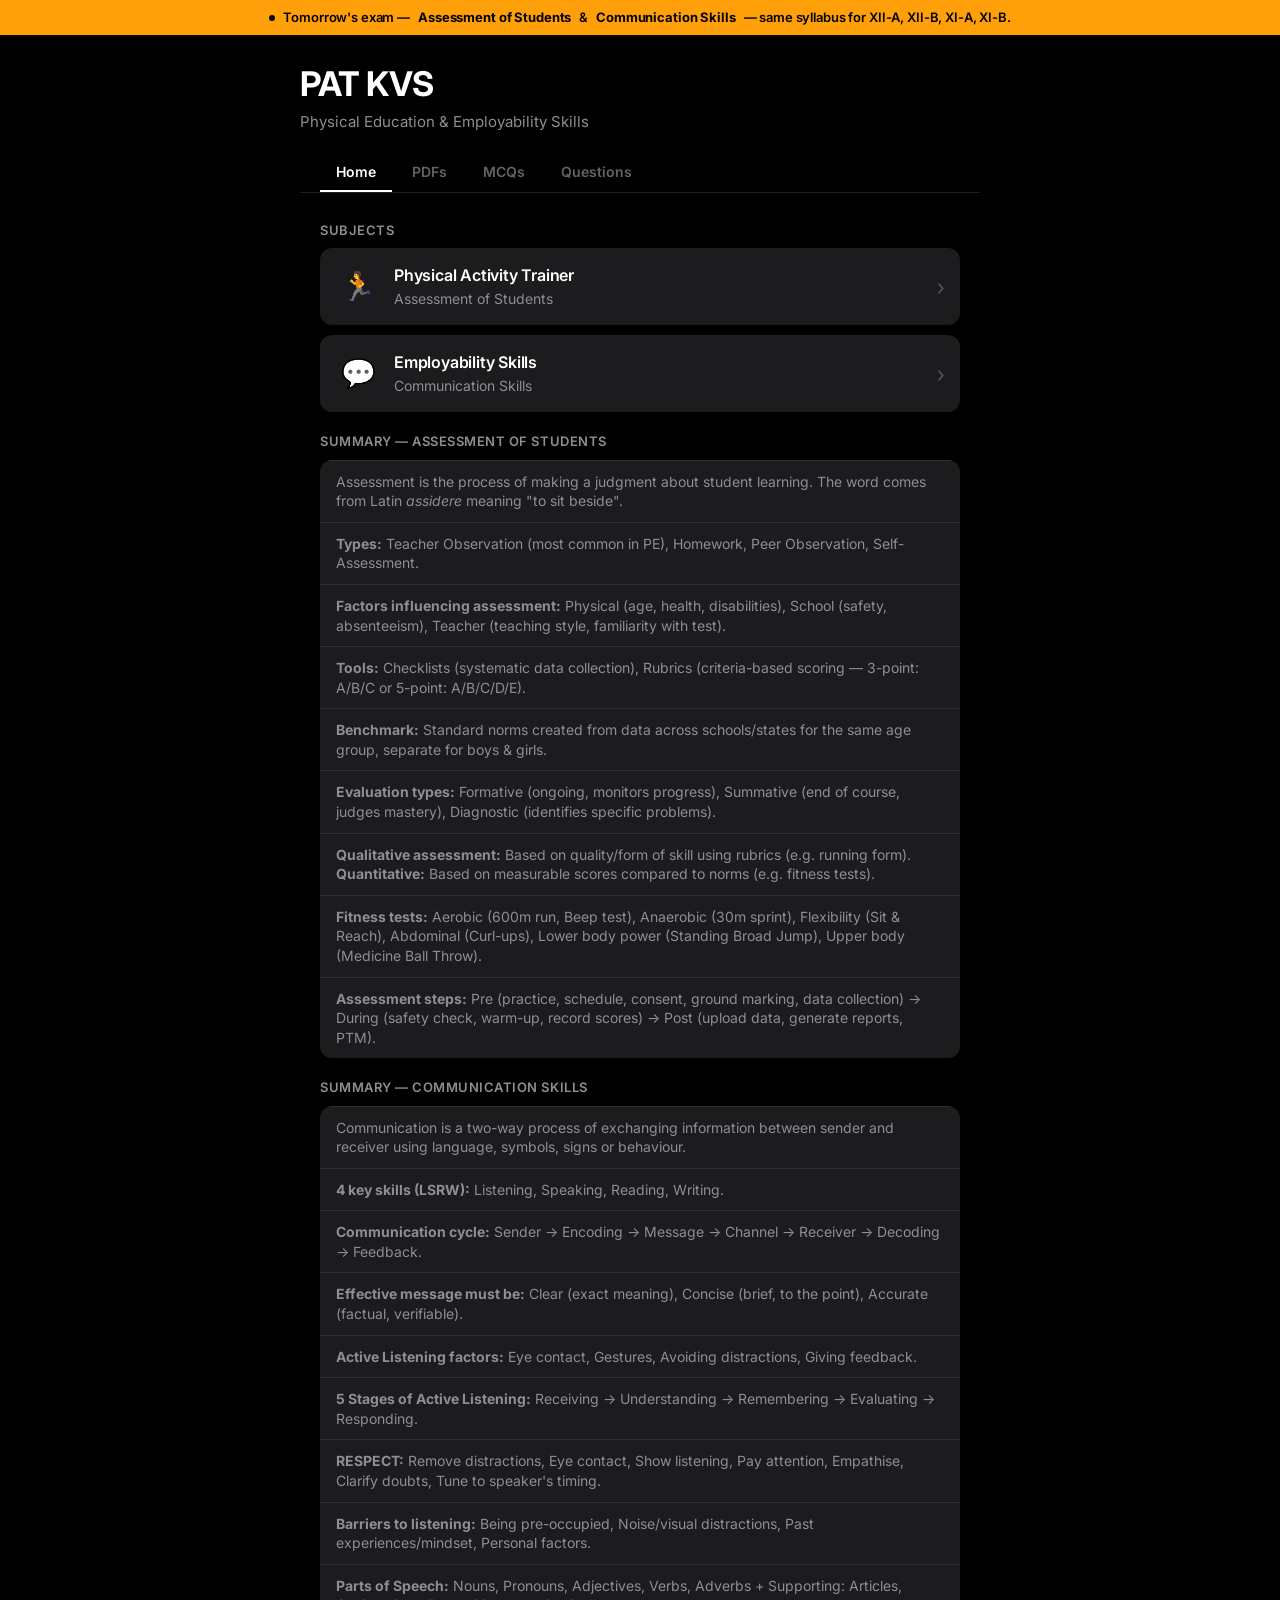
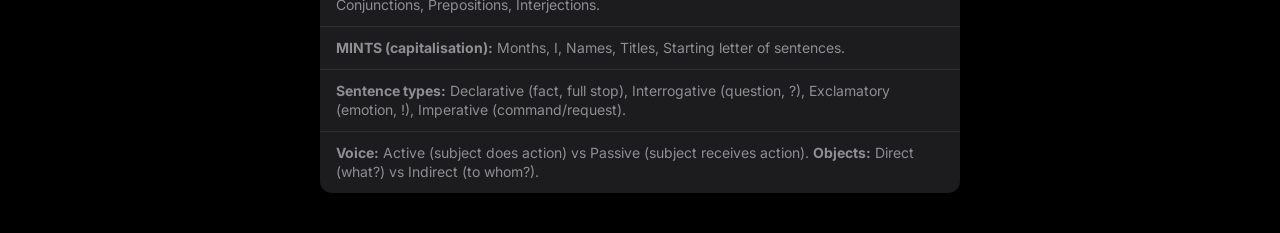
<file: index.html>
<!DOCTYPE html>
<html lang="en">
<head>
    <meta charset="UTF-8">
    <meta name="viewport" content="width=device-width, initial-scale=1.0, viewport-fit=cover">
    <title>PAT KVS — Study Portal</title>
    <meta name="description" content="Physical Education & Employability Skills study portal for KVS students.">
    <link rel="preconnect" href="https://fonts.googleapis.com">
    <link rel="preconnect" href="https://fonts.gstatic.com" crossorigin>
    <link href="https://fonts.googleapis.com/css2?family=Inter:wght@400;500;600;700&display=swap" rel="stylesheet">
    <link rel="stylesheet" href="style.css">
</head>
<body>

    <!-- Notice Strip -->
    <div class="notice-strip">
        <span class="notice-dot"></span>
        Tomorrow's exam — <strong>Assessment of Students</strong> &amp; <strong>Communication Skills</strong> — same syllabus for XII-A, XII-B, XI-A, XI-B.
    </div>

    <!-- Header -->
    <header class="header">
        <div class="header-inner">
            <div class="header-title">PAT KVS</div>
            <div class="header-subtitle">Physical Education &amp; Employability Skills</div>
        </div>
    </header>

    <!-- Tab Navigation -->
    <nav class="tab-bar">
        <button class="tab active" data-page="home">Home</button>
        <button class="tab" data-page="pdfs">PDFs</button>
        <button class="tab" data-page="mcq">MCQs</button>
        <button class="tab" data-page="questions">Questions</button>
    </nav>

    <!-- Pages -->
    <main class="main">

        <!-- HOME PAGE -->
        <section class="page active" id="page-home">
            <div class="section-label">Subjects</div>
            <div class="card-group">
                <div class="card" onclick="document.querySelector('[data-page=pdfs]').click()">
                    <div class="card-icon">🏃</div>
                    <div class="card-body">
                        <div class="card-title">Physical Activity Trainer</div>
                        <div class="card-desc">Assessment of Students</div>
                    </div>
                    <div class="card-arrow">›</div>
                </div>
                <div class="card" onclick="document.querySelector('[data-page=pdfs]').click()">
                    <div class="card-icon">💬</div>
                    <div class="card-body">
                        <div class="card-title">Employability Skills</div>
                        <div class="card-desc">Communication Skills</div>
                    </div>
                    <div class="card-arrow">›</div>
                </div>
            </div>

            <div class="section-label">Summary — Assessment of Students</div>
            <div class="card-group">
                <div class="list-card">
                    <div class="list-item">Assessment is the process of making a judgment about student learning. The word comes from Latin <em>assidere</em> meaning "to sit beside".</div>
                    <div class="list-item"><strong>Types:</strong> Teacher Observation (most common in PE), Homework, Peer Observation, Self-Assessment.</div>
                    <div class="list-item"><strong>Factors influencing assessment:</strong> Physical (age, health, disabilities), School (safety, absenteeism), Teacher (teaching style, familiarity with test).</div>
                    <div class="list-item"><strong>Tools:</strong> Checklists (systematic data collection), Rubrics (criteria-based scoring — 3-point: A/B/C or 5-point: A/B/C/D/E).</div>
                    <div class="list-item"><strong>Benchmark:</strong> Standard norms created from data across schools/states for the same age group, separate for boys &amp; girls.</div>
                    <div class="list-item"><strong>Evaluation types:</strong> Formative (ongoing, monitors progress), Summative (end of course, judges mastery), Diagnostic (identifies specific problems).</div>
                    <div class="list-item"><strong>Qualitative assessment:</strong> Based on quality/form of skill using rubrics (e.g. running form). <strong>Quantitative:</strong> Based on measurable scores compared to norms (e.g. fitness tests).</div>
                    <div class="list-item"><strong>Fitness tests:</strong> Aerobic (600m run, Beep test), Anaerobic (30m sprint), Flexibility (Sit &amp; Reach), Abdominal (Curl-ups), Lower body power (Standing Broad Jump), Upper body (Medicine Ball Throw).</div>
                    <div class="list-item"><strong>Assessment steps:</strong> Pre (practice, schedule, consent, ground marking, data collection) → During (safety check, warm-up, record scores) → Post (upload data, generate reports, PTM).</div>
                </div>
            </div>

            <div class="section-label">Summary — Communication Skills</div>
            <div class="card-group">
                <div class="list-card">
                    <div class="list-item">Communication is a two-way process of exchanging information between sender and receiver using language, symbols, signs or behaviour.</div>
                    <div class="list-item"><strong>4 key skills (LSRW):</strong> Listening, Speaking, Reading, Writing.</div>
                    <div class="list-item"><strong>Communication cycle:</strong> Sender → Encoding → Message → Channel → Receiver → Decoding → Feedback.</div>
                    <div class="list-item"><strong>Effective message must be:</strong> Clear (exact meaning), Concise (brief, to the point), Accurate (factual, verifiable).</div>
                    <div class="list-item"><strong>Active Listening factors:</strong> Eye contact, Gestures, Avoiding distractions, Giving feedback.</div>
                    <div class="list-item"><strong>5 Stages of Active Listening:</strong> Receiving → Understanding → Remembering → Evaluating → Responding.</div>
                    <div class="list-item"><strong>RESPECT:</strong> Remove distractions, Eye contact, Show listening, Pay attention, Empathise, Clarify doubts, Tune to speaker's timing.</div>
                    <div class="list-item"><strong>Barriers to listening:</strong> Being pre-occupied, Noise/visual distractions, Past experiences/mindset, Personal factors.</div>
                    <div class="list-item"><strong>Parts of Speech:</strong> Nouns, Pronouns, Adjectives, Verbs, Adverbs + Supporting: Articles, Conjunctions, Prepositions, Interjections.</div>
                    <div class="list-item"><strong>MINTS (capitalisation):</strong> Months, I, Names, Titles, Starting letter of sentences.</div>
                    <div class="list-item"><strong>Sentence types:</strong> Declarative (fact, full stop), Interrogative (question, ?), Exclamatory (emotion, !), Imperative (command/request).</div>
                    <div class="list-item"><strong>Voice:</strong> Active (subject does action) vs Passive (subject receives action). <strong>Objects:</strong> Direct (what?) vs Indirect (to whom?).</div>
                </div>
            </div>
        </section>

        <!-- PDFs PAGE -->
        <section class="page" id="page-pdfs">
            <div class="section-label">Textbook PDFs</div>
            <div class="card-group">
                <div class="card" onclick="window.open('pdfs/Physical_Activity_Trainer_XII.pdf')">
                    <div class="card-icon">📄</div>
                    <div class="card-body">
                        <div class="card-title">Physical Activity Trainer</div>
                        <div class="card-desc">Assessment of Students · 13.1 MB</div>
                    </div>
                    <a href="pdfs/Physical_Activity_Trainer_XII.pdf" download class="btn-sm btn-filled" onclick="event.stopPropagation()">Download</a>
                </div>
                <div class="card" onclick="window.open('pdfs/Employability_Skills_XII.pdf')">
                    <div class="card-icon">📄</div>
                    <div class="card-body">
                        <div class="card-title">Employability Skills</div>
                        <div class="card-desc">Communication Skills · 488 KB</div>
                    </div>
                    <a href="pdfs/Employability_Skills_XII.pdf" download class="btn-sm btn-filled" onclick="event.stopPropagation()">Download</a>
                </div>
            </div>
        </section>

        <!-- MCQ PAGE -->
        <section class="page" id="page-mcq">
            <div class="section-label">Practice MCQs · 100 Questions</div>
            <div class="card-group">
                <div class="quiz-container" id="mcq-container"></div>
            </div>
        </section>

        <!-- QUESTIONS PAGE (2M, 3M, 4M) -->
        <section class="page" id="page-questions">
            <div class="section-label">Short Answer Questions · 2, 3 &amp; 4 Marks</div>
            <div class="card-group">
                <div class="sa-container" id="questions-container"></div>
            </div>
        </section>

    </main>

    <script src="app.js"></script>
</body>
</html>
</file>
<file: style.css>
:root {
    --bg: #000000;
    --bg-elevated: #1c1c1e;
    --bg-secondary: #2c2c2e;
    --bg-tertiary: #3a3a3c;
    --text: #ffffff;
    --text-secondary: #8e8e93;
    --text-tertiary: #636366;
    --separator: rgba(84, 84, 88, 0.35);
    --accent: #0a84ff;
    --green: #30d158;
    --red: #ff453a;
    --orange: #ff9f0a;
    --radius: 12px;
    --radius-sm: 8px;
}

* {
    margin: 0;
    padding: 0;
    box-sizing: border-box;
    -webkit-tap-highlight-color: transparent;
}

html { scroll-behavior: smooth; }

body {
    background: var(--bg);
    color: var(--text);
    font-family: 'Inter', -apple-system, BlinkMacSystemFont, 'SF Pro Text', sans-serif;
    line-height: 1.47;
    -webkit-font-smoothing: antialiased;
    min-height: 100vh;
    padding-bottom: 40px;
}

/* Notice */
.notice-strip {
    background: var(--orange);
    color: #000;
    font-size: 13px;
    font-weight: 600;
    padding: 8px 20px;
    text-align: center;
    letter-spacing: -0.01em;
    display: flex;
    align-items: center;
    justify-content: center;
    gap: 8px;
    flex-wrap: wrap;
}

.notice-dot {
    width: 6px;
    height: 6px;
    background: #000;
    border-radius: 50%;
    animation: blink 1.4s infinite;
    flex-shrink: 0;
}

@keyframes blink {
    0%, 100% { opacity: 1; }
    50% { opacity: 0.3; }
}

/* Header */
.header {
    padding: 24px 20px 12px;
}

.header-inner {
    max-width: 680px;
    margin: 0 auto;
}

.header-title {
    font-size: 34px;
    font-weight: 700;
    letter-spacing: -0.5px;
}

.header-subtitle {
    font-size: 15px;
    color: var(--text-secondary);
    margin-top: 2px;
}

/* Tab Bar */
.tab-bar {
    max-width: 680px;
    margin: 0 auto;
    padding: 8px 20px 0;
    display: flex;
    gap: 4px;
    border-bottom: 1px solid var(--separator);
    position: sticky;
    top: 0;
    z-index: 100;
    background: rgba(0, 0, 0, 0.85);
    backdrop-filter: blur(20px);
    -webkit-backdrop-filter: blur(20px);
}

.tab {
    background: none;
    border: none;
    color: var(--text-tertiary);
    font-family: inherit;
    font-size: 14px;
    font-weight: 600;
    padding: 10px 16px;
    cursor: pointer;
    border-bottom: 2px solid transparent;
    transition: color 0.2s, border-color 0.2s;
}

.tab:hover { color: var(--text-secondary); }

.tab.active {
    color: var(--text);
    border-bottom-color: var(--text);
}

/* Main */
.main {
    max-width: 680px;
    margin: 0 auto;
    padding: 0 20px;
}

/* Pages */
.page { display: none; padding-top: 8px; }
.page.active { display: block; }

/* Section Labels */
.section-label {
    font-size: 13px;
    font-weight: 600;
    color: var(--text-secondary);
    text-transform: uppercase;
    letter-spacing: 0.04em;
    padding: 20px 0 8px;
}

/* Card Group */
.card-group {
    display: flex;
    flex-direction: column;
    gap: 10px;
}

/* Cards */
.card {
    background: var(--bg-elevated);
    border-radius: var(--radius);
    padding: 16px;
    display: flex;
    align-items: center;
    gap: 14px;
    cursor: pointer;
    transition: background 0.15s;
}

.card:hover { background: var(--bg-secondary); }
.card:active { background: var(--bg-tertiary); }

.card-icon {
    font-size: 28px;
    width: 44px;
    height: 44px;
    display: flex;
    align-items: center;
    justify-content: center;
    flex-shrink: 0;
}

.card-body { flex: 1; min-width: 0; }

.card-title {
    font-size: 16px;
    font-weight: 600;
    letter-spacing: -0.2px;
}

.card-desc {
    font-size: 14px;
    color: var(--text-secondary);
    margin-top: 1px;
}

.card-arrow {
    font-size: 22px;
    color: var(--text-tertiary);
    font-weight: 300;
    flex-shrink: 0;
}

/* List Card (Notes) */
.list-card {
    background: var(--bg-elevated);
    border-radius: var(--radius);
    overflow: hidden;
}

.list-header {
    padding: 14px 16px 10px;
    font-size: 15px;
    font-weight: 600;
    letter-spacing: -0.1px;
}

.list-item {
    padding: 11px 16px;
    font-size: 14px;
    color: var(--text-secondary);
    border-top: 1px solid var(--separator);
    line-height: 1.4;
}

/* PDF Card */
.pdf-card {
    background: var(--bg-elevated);
    border-radius: var(--radius);
    overflow: hidden;
}

.pdf-header {
    padding: 14px 16px;
    display: flex;
    justify-content: space-between;
    align-items: center;
    gap: 12px;
    flex-wrap: wrap;
}

.pdf-name {
    font-size: 16px;
    font-weight: 600;
}

.pdf-meta {
    font-size: 13px;
    color: var(--text-secondary);
    margin-top: 2px;
}

.pdf-actions {
    display: flex;
    gap: 8px;
    flex-shrink: 0;
}

.btn-sm {
    display: inline-flex;
    align-items: center;
    padding: 7px 14px;
    font-size: 14px;
    font-weight: 600;
    font-family: inherit;
    border-radius: var(--radius-sm);
    text-decoration: none;
    cursor: pointer;
    transition: opacity 0.15s;
    background: var(--bg-secondary);
    color: var(--accent);
    border: none;
}

.btn-sm:hover { opacity: 0.85; }

.btn-sm.btn-filled {
    background: var(--accent);
    color: #fff;
}

.pdf-viewer-wrap {
    height: 520px;
    border-top: 1px solid var(--separator);
    background: #111;
}

.pdf-viewer-wrap iframe {
    width: 100%;
    height: 100%;
    border: none;
}

/* Quiz Container */
.quiz-container {
    background: var(--bg-elevated);
    border-radius: var(--radius);
    overflow: hidden;
}

.q-progress {
    padding: 14px 16px 0;
    display: flex;
    justify-content: space-between;
    align-items: center;
}

.q-progress-text {
    font-size: 13px;
    color: var(--text-secondary);
    font-weight: 500;
}

.q-score {
    font-size: 13px;
    color: var(--green);
    font-weight: 600;
}

.q-bar-wrap {
    margin: 10px 16px 0;
    height: 3px;
    background: var(--bg-tertiary);
    border-radius: 2px;
    overflow: hidden;
}

.q-bar {
    height: 100%;
    background: var(--accent);
    border-radius: 2px;
    transition: width 0.3s ease;
}

.q-body {
    padding: 18px 16px;
}

.q-text {
    font-size: 16px;
    font-weight: 600;
    letter-spacing: -0.2px;
    line-height: 1.4;
    margin-bottom: 16px;
}

.q-options {
    display: flex;
    flex-direction: column;
    gap: 8px;
}

.q-opt {
    width: 100%;
    background: var(--bg-secondary);
    border: 1.5px solid transparent;
    color: var(--text);
    font-family: inherit;
    font-size: 15px;
    padding: 13px 14px;
    border-radius: var(--radius-sm);
    text-align: left;
    cursor: pointer;
    transition: background 0.15s, border-color 0.15s;
}

.q-opt:hover { background: var(--bg-tertiary); }

.q-opt.selected {
    border-color: var(--accent);
    background: rgba(10, 132, 255, 0.12);
}

.q-opt.correct {
    border-color: var(--green);
    background: rgba(48, 209, 88, 0.12);
}

.q-opt.wrong {
    border-color: var(--red);
    background: rgba(255, 69, 58, 0.12);
}

.q-opt:disabled { cursor: default; }

.q-footer {
    padding: 0 16px 16px;
    display: flex;
    justify-content: flex-end;
}

.q-btn {
    background: var(--accent);
    color: #fff;
    border: none;
    font-family: inherit;
    font-size: 15px;
    font-weight: 600;
    padding: 10px 22px;
    border-radius: var(--radius-sm);
    cursor: pointer;
    transition: opacity 0.15s;
}

.q-btn:hover { opacity: 0.85; }
.q-btn:disabled { opacity: 0.4; cursor: default; }

.q-result {
    text-align: center;
    padding: 40px 16px;
}

.q-result-score {
    font-size: 48px;
    font-weight: 700;
    letter-spacing: -1px;
}

.q-result-label {
    font-size: 15px;
    color: var(--text-secondary);
    margin-top: 4px;
}

.q-result-msg {
    font-size: 14px;
    color: var(--text-secondary);
    margin-top: 16px;
}

.q-btn-outline {
    background: var(--bg-secondary);
    color: var(--accent);
    border: none;
    font-family: inherit;
    font-size: 15px;
    font-weight: 600;
    padding: 10px 22px;
    border-radius: var(--radius-sm);
    cursor: pointer;
    margin-top: 20px;
    transition: opacity 0.15s;
}

.q-btn-outline:hover { opacity: 0.85; }

/* Short Answer Questions */
.sa-container {
    display: flex;
    flex-direction: column;
    gap: 1px;
    background: var(--separator);
    border-radius: var(--radius);
    overflow: hidden;
}

.sa-item {
    background: var(--bg-elevated);
}

.sa-header {
    display: flex;
    justify-content: space-between;
    align-items: center;
    padding: 14px 16px;
    cursor: pointer;
    transition: background 0.15s;
    gap: 12px;
}

.sa-header:hover { background: var(--bg-secondary); }

.sa-info {
    display: flex;
    align-items: flex-start;
    gap: 10px;
    flex: 1;
    min-width: 0;
}

.sa-badge {
    background: var(--bg-tertiary);
    color: var(--accent);
    font-size: 11px;
    font-weight: 700;
    padding: 3px 8px;
    border-radius: 6px;
    flex-shrink: 0;
    margin-top: 1px;
}

.sa-q {
    font-size: 15px;
    font-weight: 500;
    line-height: 1.4;
}

.sa-toggle {
    font-size: 20px;
    color: var(--text-tertiary);
    font-weight: 300;
    flex-shrink: 0;
    transition: transform 0.2s;
}

.sa-item.open .sa-toggle {
    transform: rotate(45deg);
}

.sa-answer {
    max-height: 0;
    overflow: hidden;
    transition: max-height 0.3s ease;
}

.sa-item.open .sa-answer {
    max-height: 800px;
}

.sa-answer-inner {
    padding: 0 16px 16px;
    font-size: 14px;
    color: var(--text-secondary);
    line-height: 1.6;
    border-top: 1px solid var(--separator);
    padding-top: 14px;
    margin: 0 16px;
    padding-left: 0;
    padding-right: 0;
}

/* Responsive */
@media (max-width: 500px) {
    .header-title { font-size: 28px; }
    .pdf-viewer-wrap { height: 380px; }
    .tab { padding: 10px 12px; font-size: 13px; }
    .pdf-header { flex-direction: column; align-items: flex-start; }
}
</file>
